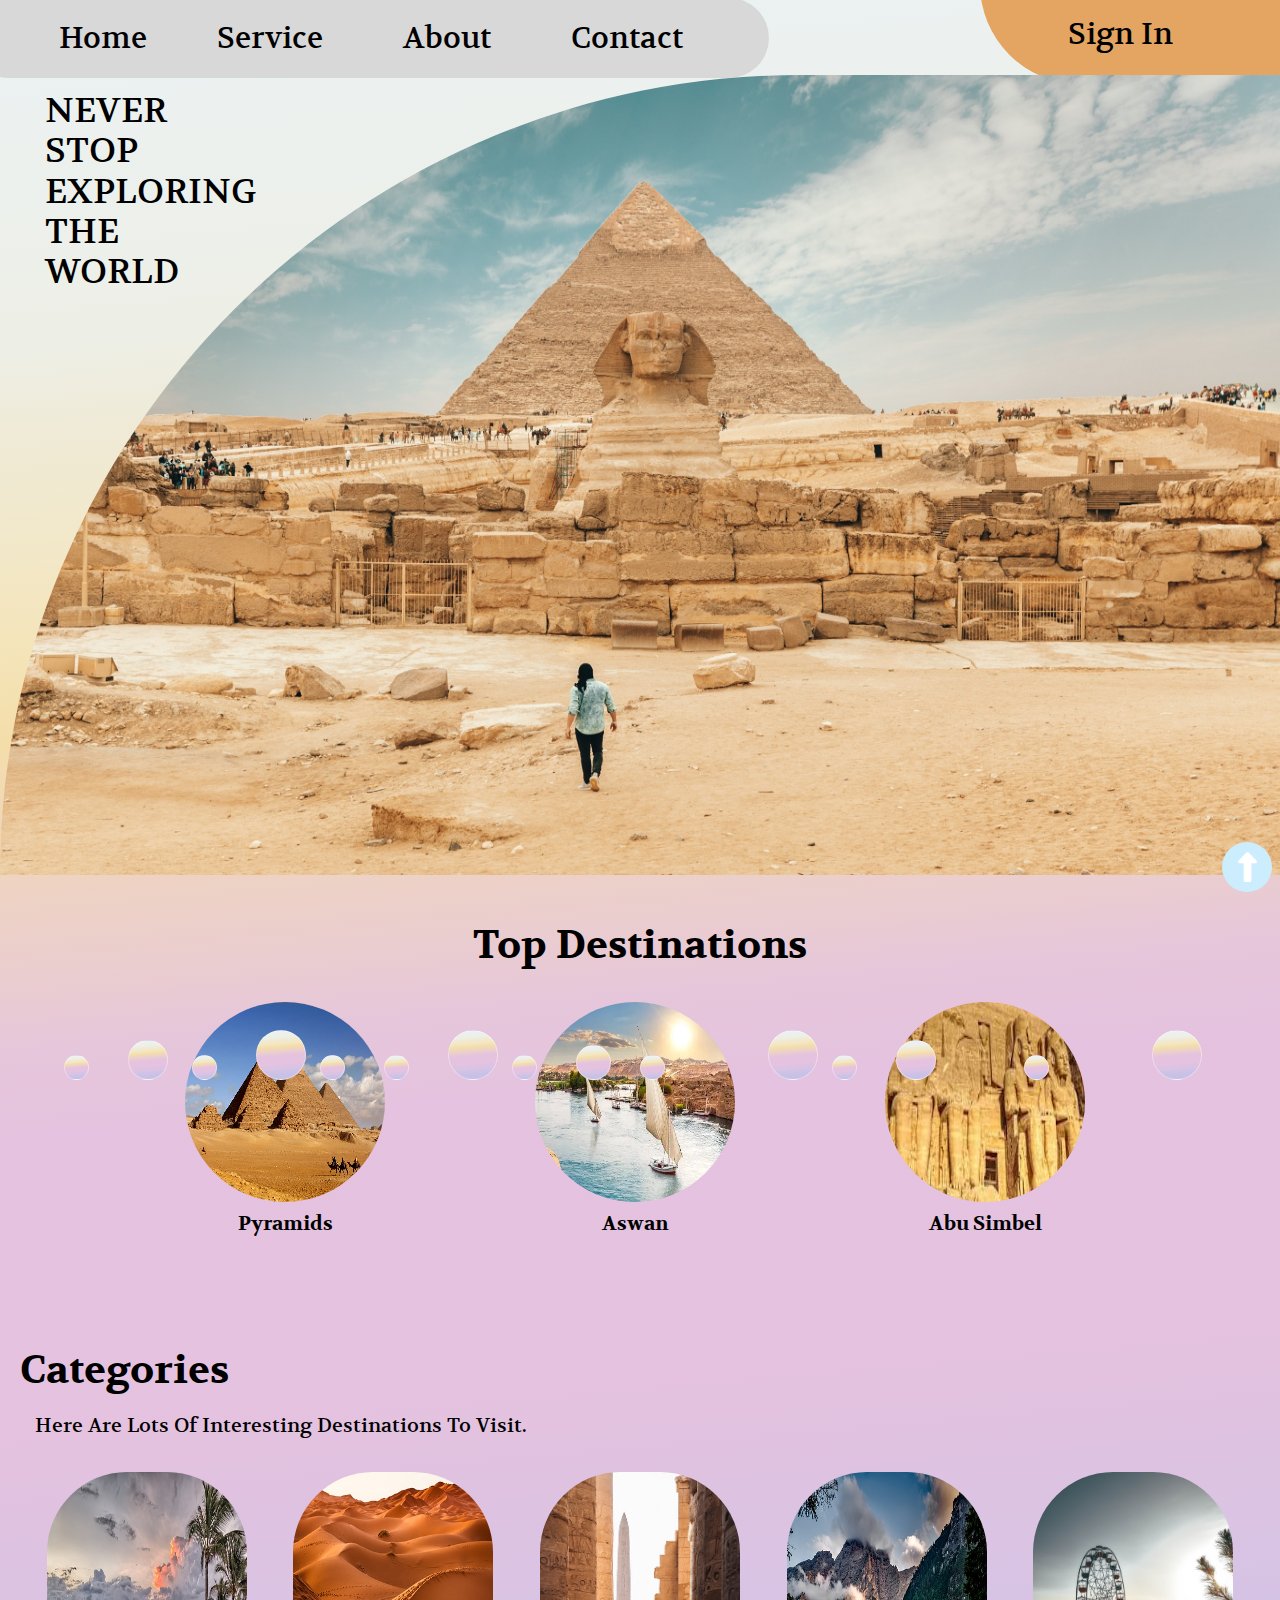
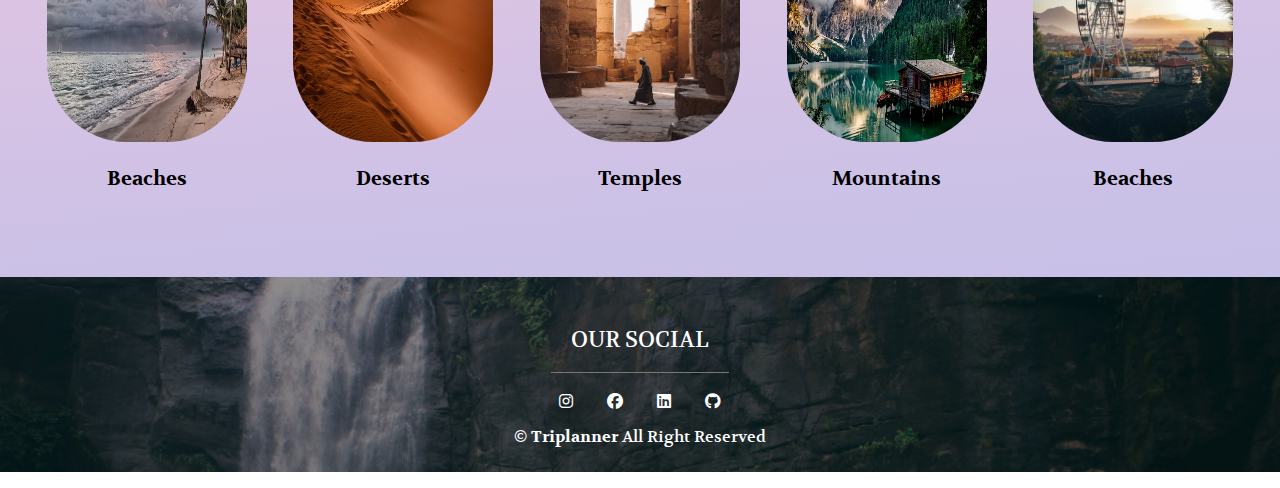
<file: index.html>
<!-- Home Page -->
<!DOCTYPE html>
<html lang="en">
<head>
    <meta charset="UTF-8">
    <meta http-equiv="X-UA-Compatible" content="IE=edge">
    <meta name="viewport" content="width=device-width, initial-scale=1.0">
    <!-- Main  template css file -->
    <link rel="stylesheet" href="css/Main.css">
    <!-- Animations  template css file -->
    <link rel="stylesheet" href="css/Background_animations.css">
    <!-- render all element normalize -->
    <link rel="stylesheet" href="css/normalize.css">
    <!-- Font Awesome Library -->
    <link rel="stylesheet" href="css/allMin.css">
    <!-- that code cause you can use font awesome -->
    <link rel="stylesheet" href="https://cdnjs.cloudflare.com/ajax/libs/font-awesome/6.2.0/css/all.min.css">
    <!-- font google -->
    <link rel="preconnect" href="https://fonts.googleapis.com">
    <link rel="preconnect" href="https://fonts.gstatic.com" crossorigin>
    <link href="https://fonts.googleapis.com/css2?family=Open+Sans:wght@300;400;500;600;800&family=Volkhov:wght@400;700&display=swap" rel="stylesheet">
    <!-- title of page -->
    <title>Tourist Guide</title>
    <!-- Icon of Page -->
    <link rel="webpage icon" type="png" href="images/WhatsApp Image 2023-12-20 at 19.39.46_b1309ef8.jpg">   
</head>
<body>
    <div class="to-up"> 
        <div><a href="#up" title="go to the top of page"><i class="fa-solid fa-up-long"></i></a> </div>
    </div>
    <div class="bubbles">
		<span></span>
		<span></span>
		<span></span>
		<span></span>
		<span></span>
		<span></span>
		<span></span>
		<span></span>
		<span></span>
		<span></span>
		<span></span>
		<span></span>
		<span></span>
		<span></span>
		<span></span>
</div>
<div class="header">
    <div class="container" id="up">
        <ul >
            <li ><a class="first" href="index.html"> home</a></li>
            <li><a target="_blank" href="service.html">service</a></li>
            <li><a  target="_blank" href="About.html">about</a></li>
            <li><a  href="#contact"> Contact</a></li>
        </ul>
        <span>
            <a target="_blank" href="Registiration.html">sign in</a>
        </span>
    </div>
</div>
<div class="section1">
    
        <p class="text">
            NEVER STOP EXPLORING THE WORLD
        </p>
        <img src="images/IMG-20231127-WA0013.jpg" alt="">
    
</div>
<div class="section2">
    <h2 class="text">
        Top Destinations
    </h2>
    <div class="container">
        <div class="box">
            <img src="images/IMG-20231127-WA0010.jpg" alt="">
            <p>Pyramids</p>
        </div>
        <div class="box">
            <img src="images/IMG-20231127-WA0011.jpg" alt="">
            <p>Aswan</p>
        </div>
        <div class="box">
            <img src="images/IMG-20231127-WA0006.jpg" alt="">
            <p>Abu Simbel</p>
        </div>
    </div>
</div>
<div class="section3">
    <div class="text">
        <h3>Categories</h3>
        <p>Here are lots of interesting destinations to visit.</p>
    </div>
    <div class="content">
        <div class="box">
            <img src="images/IMG-20231127-WA0007.jpg" alt="">
            <p>
                beaches
            </p>
        </div>
        <div class="box">
            <img src="images/IMG-20231127-WA0008.jpg" alt="">
            <p>
                Deserts
            </p>
        </div>
        <div class="box">
            <img src="images/IMG-20231127-WA0005.jpg" alt="">
            <p>
                Temples
            </p>
        </div>
        <div class="box">
            <img src="images/IMG-20231127-WA0009.jpg" alt="">
            <p>
                mountains
            </p>
        </div>
        <div class="box">
            <img src="images/IMG-20231127-WA0012.jpg" alt="">
            <p>
                beaches
            </p>
        </div>
    </div>
</div>
<!-- start footer -->
<footer id="contact">
    <div class="container">
        <p>Our social </p>
        <div class="social-icon">
            <a href="#"><i class="fa-brands fa-instagram"></i></a>
            <a href="#"><i class="fa-brands fa-facebook"></i></a>
            <a href="#" ><i class="fa-brands fa-linkedin"></i></a>
            <a href="#" ><i class="fa-brands fa-github"></i></a>
        </div>
        <p class="copy-right">&copy; <span>Triplanner</span> All Right Reserved</p>
    </div>
  </footer>
  <!-- end footer -->
</body>
</html>
</file>
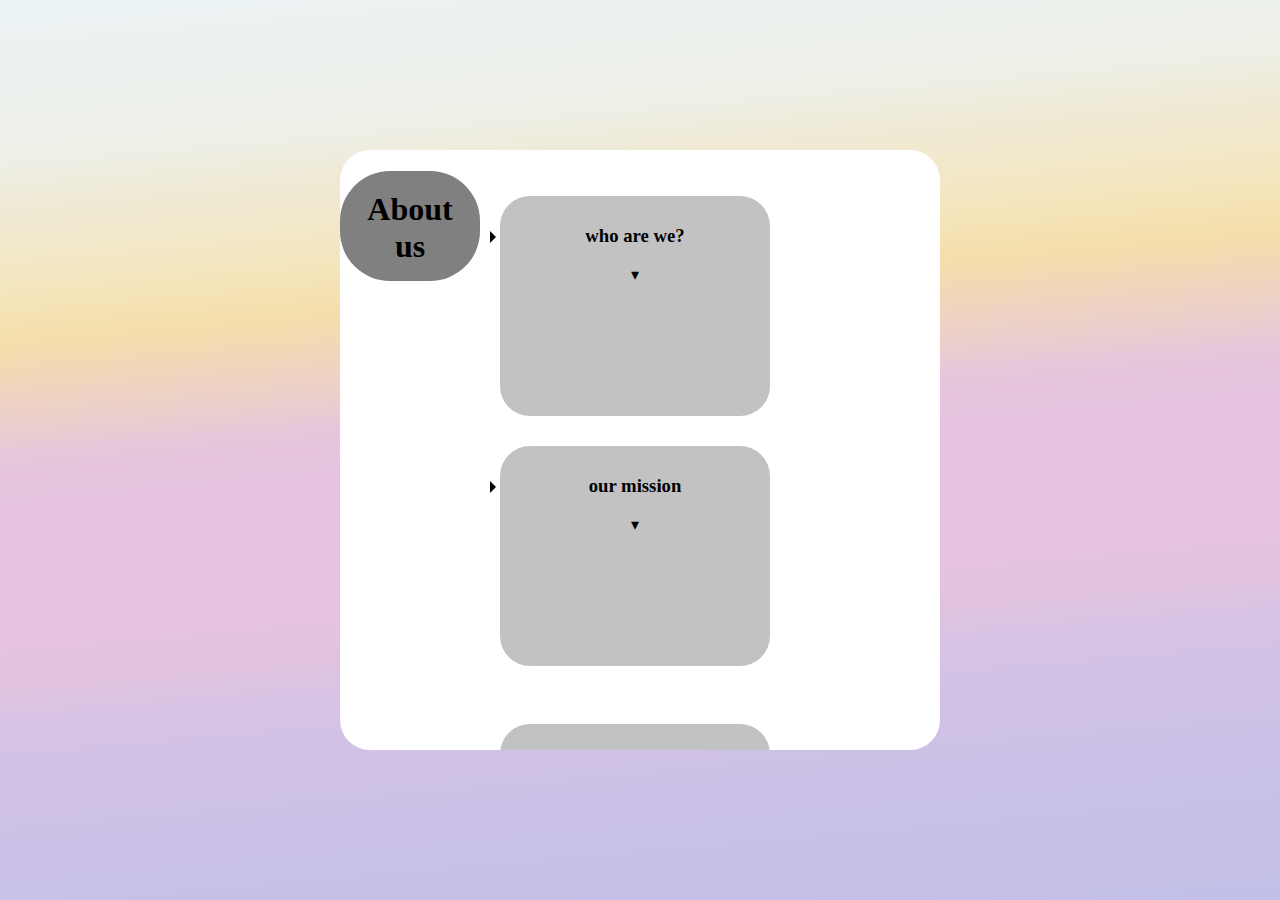
<file: About.html>
<!DOCTYPE html>
<html lang="en">
<head>
    <meta charset="UTF-8">
    <meta name="viewport" content="width=device-width, initial-scale=1.0">
    <link rel="stylesheet" href="css/About.css">
        <!-- Animations  template css file -->
    <link rel="stylesheet" href="css/Background_animations.css">
    <!-- Icon of Page -->
    <link rel="webpage icon" type="png" href="images/WhatsApp Image 2023-12-20 at 19.39.46_b1309ef8.jpg">  
    <title>About Us</title>
</head>
<body>
    <div class="bubbles">
		<span></span>
		<span></span>
		<span></span>
		<span></span>
		<span></span>
		<span></span>
		<span></span>
		<span></span>
		<span></span>
		<span></span>
		<span></span>
		<span></span>
		<span></span>
		<span></span>
		<span></span>
</div>
    <div class="About_us">
        <h1>About us</h1>
        <ul>
            <div class="dropdown">
            <li><h3>who are we?</h3>&#x25BE
                
                <p>We are a CS student that seek to help tourist to get adapt to our country  </p>
            </li
            <br>
            <li><h3>our mission</h3> <span>&#x25BE</span>
                
                <p>It's to get more familiar with more culutres and get used to their language </p>
            </li>
            <br>
            <li><h3>Our vision</h3> <span>&#x25BE</span>
                
                <p>It's to make our country the place that group all nations and cultures </p>
            </li>
            <br>
            
            </div>
            
            
        </ul>
    </div>
</body>
</html>
</file>
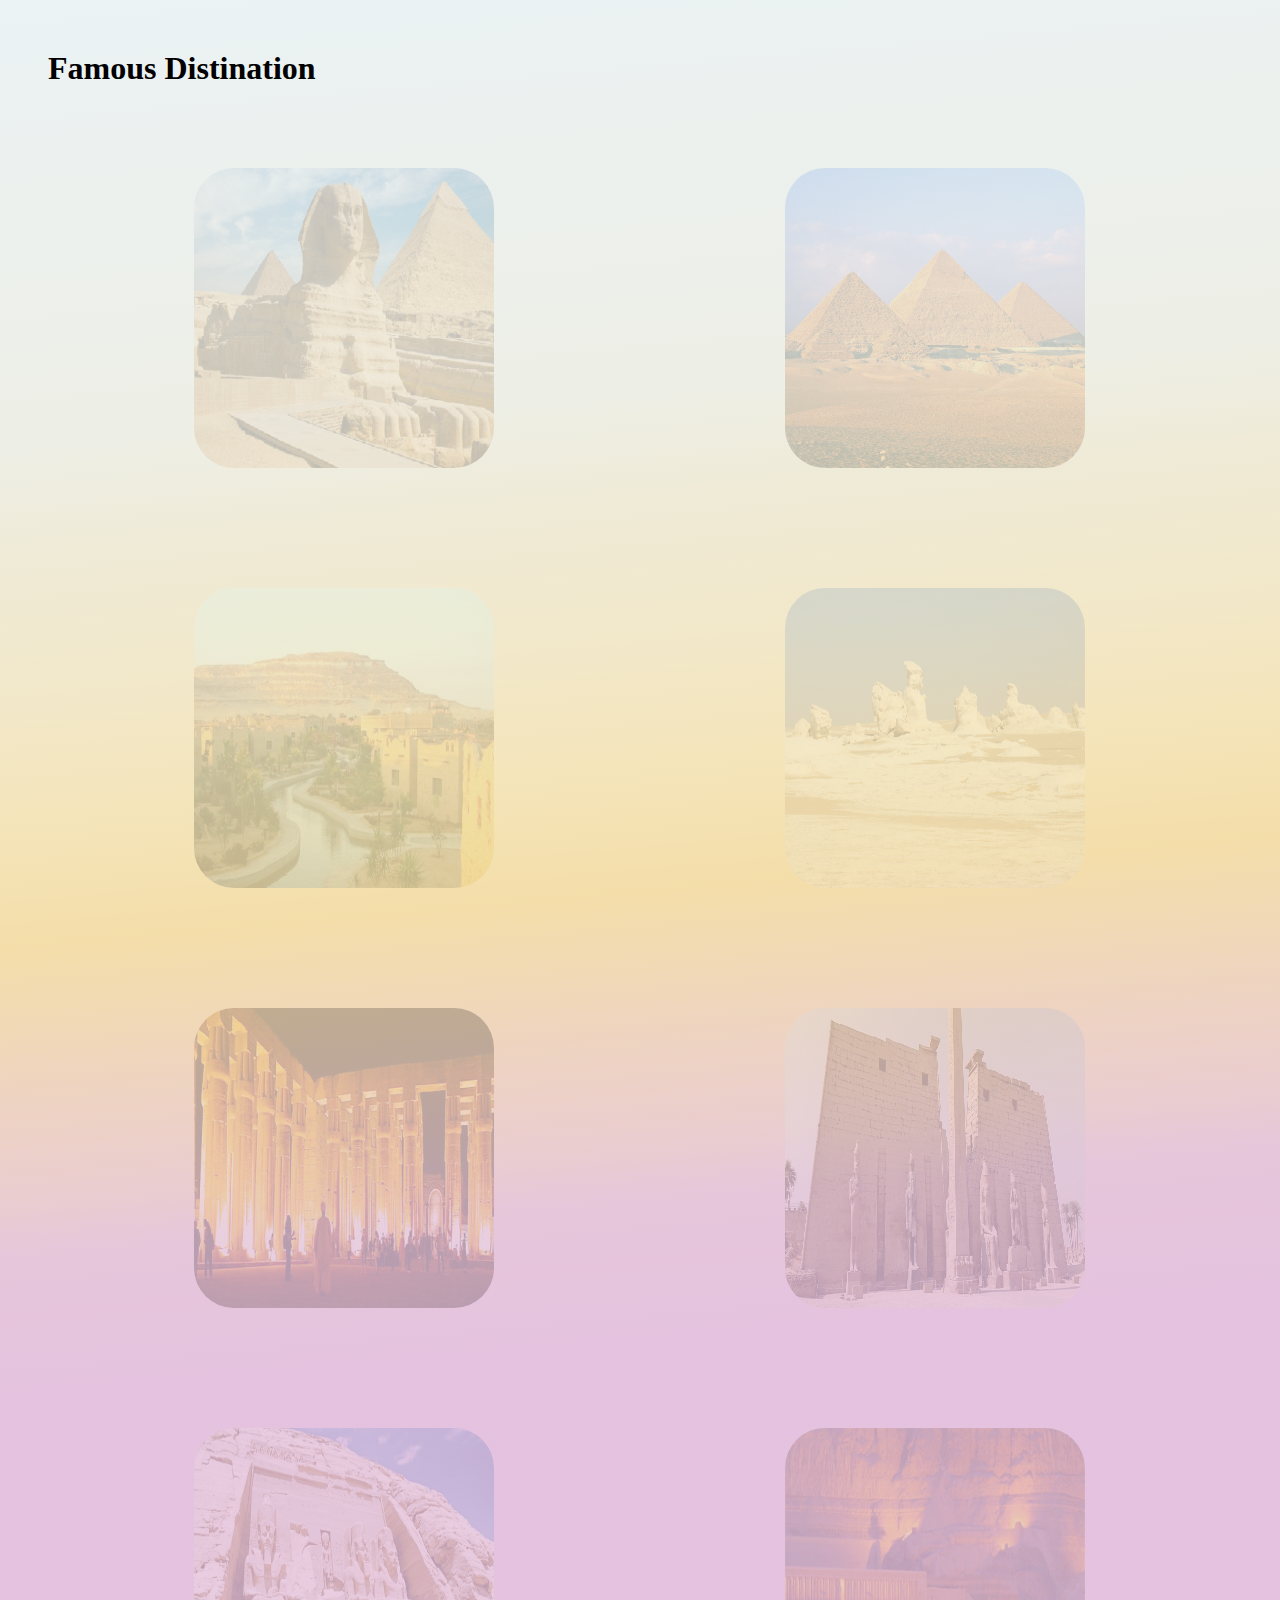
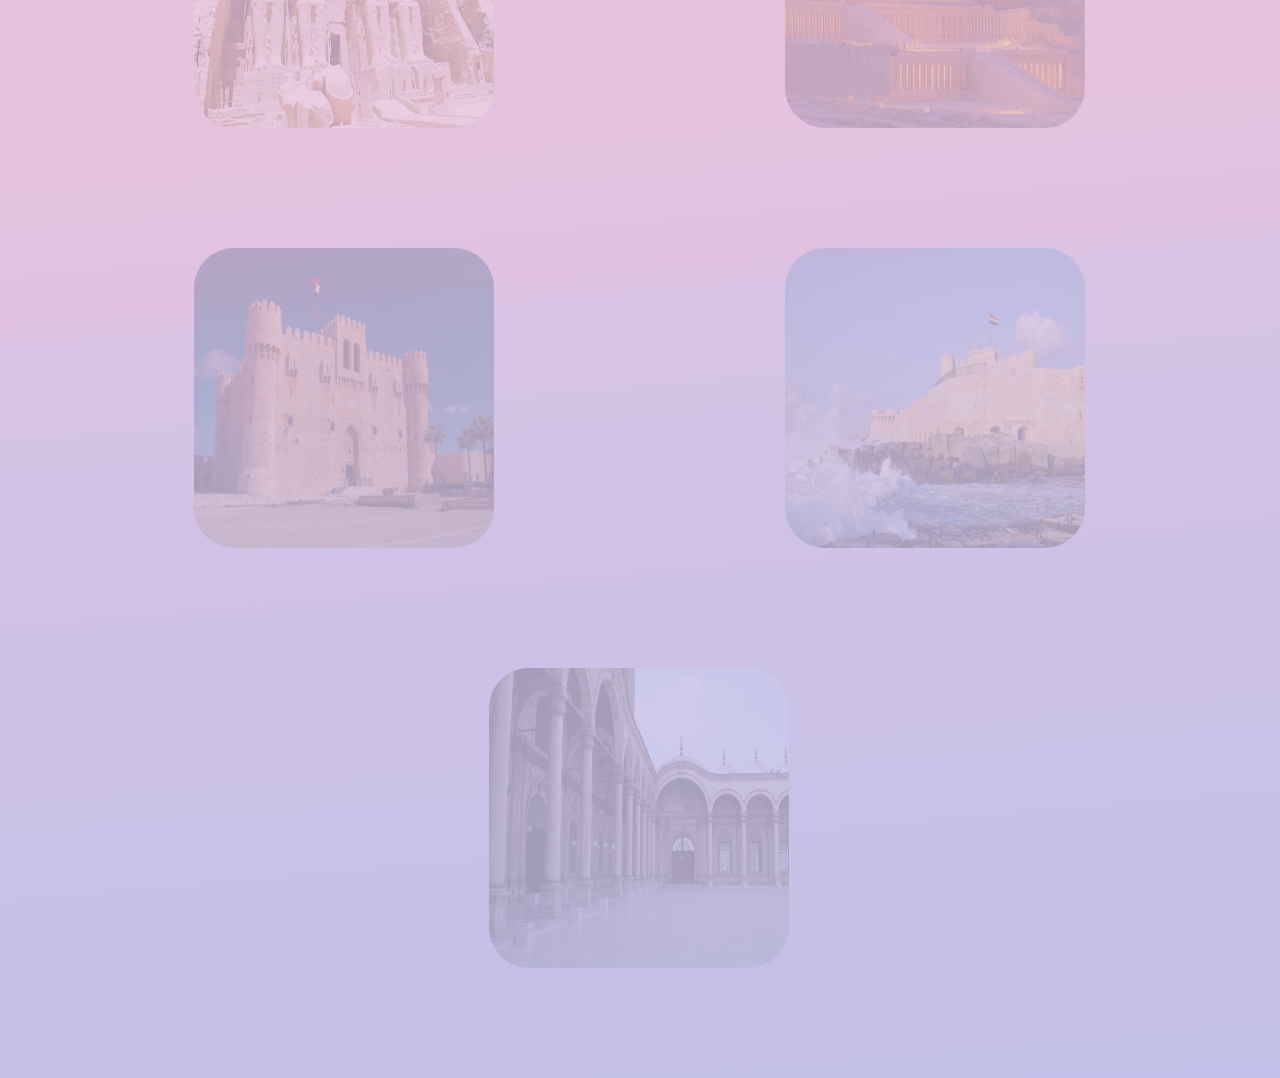
<file: famous destination.html>
<!DOCTYPE html>
<html lang="en">
<head>
    <meta charset="UTF-8">
    <meta name="viewport" content="width=device-width, initial-scale=1.0">
    <title>Select Service </title>
    <link rel="stylesheet" href="css/select_service.css">
</head>
<body>
 
<h1>Famous Distination</h1>
    <div class="flex-container">

        <div class="flex-box">
          <img class="image" src="image/sphinx.jpg">

        </div>
        <div class="flex-box">
            <img class="image" src="image/Pyramids.jpg">
        </div>
        <div class="flex-box">
            <img class="image" src="image/Siwa.jpg">

        </div>
        <div class="flex-box">
            <img class="image" src="image/Farafra Oasis.jpg">
        </div>

        <div class="flex-box">
            <img class="image" src="image/Karnak Temple.jpg">
        </div>

        <div class="flex-box">
            <img class="image" src="image/Luxor temple.jpg">
        </div>

        <div class="flex-box">
            <img class="image" src="image/Abu Simbel Temple.jpg">
        </div>
        <div class="flex-box">
            <img class="image" src="image/Hatshepsut Temple.jpg">
        </div>
        <div class="flex-box">
            <img class="image" src="image/Salah al-den al-ayobi's castle.jpg">
        </div>
        <div class="flex-box">
            <img class="image" src="image/Bey Citadel.jpg">
        </div>
        <div class="flex-box">
            <img class="image" src="image/Mohamed Ali Mosque.jpg">
        </div>
 
 


    </div>
   
    
</body>
</html>
</file>
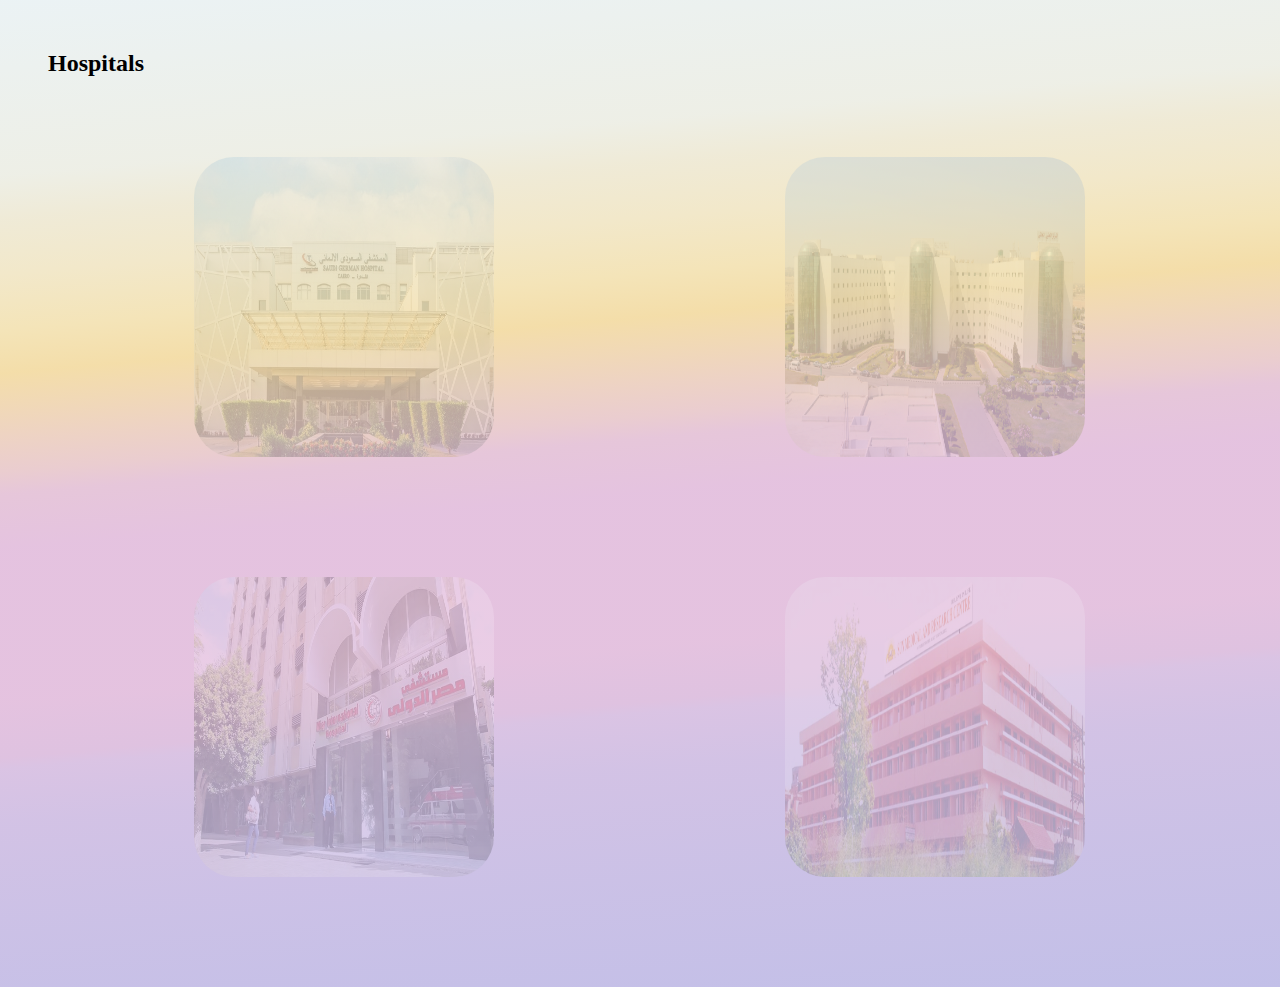
<file: Hospital.html>
<!DOCTYPE html>
<html lang="en">
<head>
    <meta charset="UTF-8">
    <meta name="viewport" content="width=device-width, initial-scale=1.0">
    <title>Select Service</title>
    <link rel="stylesheet" href="css/select_service.css">
</head>
<body>
    <h2>Hospitals</h2>

    <div class="flex-container">

        <div class="flex-box">
          <img class="image" src="image/Saudi German Hospital.jpg">

        </div>
        <div class="flex-box">
            <img class="image" src="image/hospital.jpg">
        </div>
        <div class="flex-box">
            <img class="image" src="image/Misr International Hospital.jpeg">

        </div>

        <div class="flex-box">
            <img class="image" src="image/Sun International Hospital.jpg">

        </div>

    </div>
    
</body>
</html>
</file>
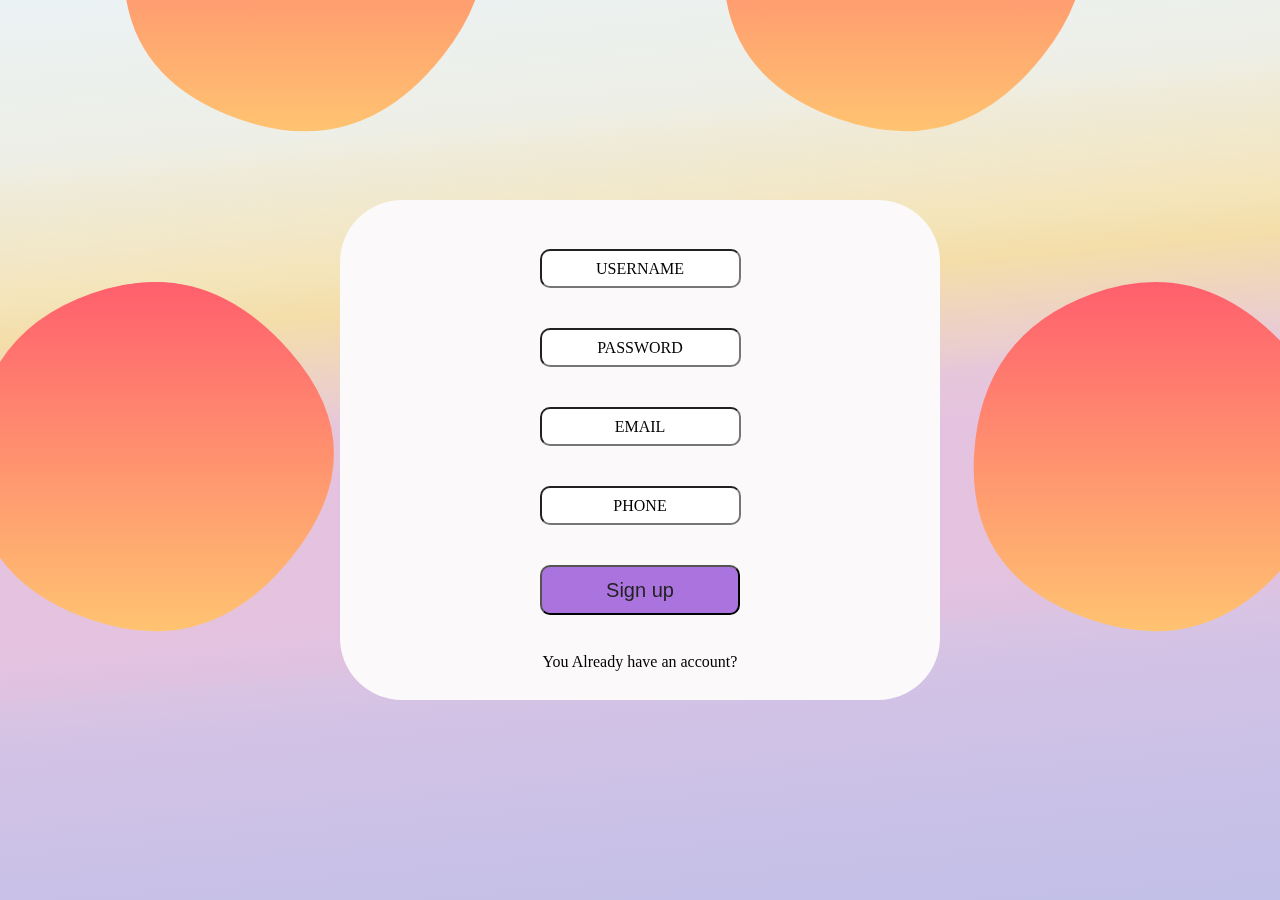
<file: Registiration.html>
<!DOCTYPE html>
<html lang="en">

<head>
    <meta charset="UTF-8">
    <meta name="viewport" content="width=device-width, initial-scale=1.0">
    <link rel="stylesheet" href="css/Registiration_style.css">
    <link rel="stylesheet" href="css/Sing_in.css">
    <!-- Icon of Page -->
    <link rel="webpage icon" type="png" href="images/WhatsApp Image 2023-12-20 at 19.39.46_b1309ef8.jpg">  
    <title>Sign up</title>
</head>

<body>
    <div class="container">
        <div class="box">
            <div class="Sign_up face front">
                <div class="inputs ">
                    <div class="username">
                    <input type="text" id="username" required>
                    <span for="username">Username</span>
                    </div>
                    <div class="password">
                    <input type="password" id="password" required>
                    <span for="password">password</span>
                    </div>
                    <div class="Email">
                    <input type="email" id="email" required>
                    <span for="email">Email</span>
                    </div>
                    <div class="phone">
                    <input type="text" id="phone" required>
                    <span for="phone">phone</span>
                    </div>
                    <button><a class="sign" href="Personal information.html">Sign up</a> </button>
                    <br>
                    <a class="enter" >You Already have an account?</a>
                </div>
            </div>
            <div class="sign_in  face back">
                <h1>Sign in </h1>
                <br>
                <div class="Email">
                    <input type="email" id="email" required>
                    <span for="email">Email</span>
                </div>
                <br>
                <div class="password">
                    <input type="password" id="password" required>
                    <span for="password">password</span>
                </div>
                    <button > <a class="sign" href="Personal information.html">Sign in</a></button>
                    <a class="enter" >You Don't have an account?</a>
            </div>
        </div>
    </div>
    <div class="bubbel1">
        <svg viewBox="0 0 500 500" xmlns="http://www.w3.org/2000/svg" xmlns:xlink="http://www.w3.org/1999/xlink" width="100%" id="blobSvg">
            <defs>
            <linearGradient id="gradient" x1="0%" y1="0%" x2="0%" y2="100%">
                <stop offset="0%" style="stop-color: rgb(255, 95, 109);"></stop>
                <stop offset="100%" style="stop-color: rgb(255, 195, 113);"></stop>
            </linearGradient>
            </defs>
            <path  fill="url(#gradient)">
                <animate attributeName="d"
                dur="20s"
                repeatCount="indefinite"
                values="M407,360.5Q322,471,196.5,425.5Q71,380,86.5,261Q102,142,208.5,96Q315,50,403.5,150Q492,250,407,360.5Z;
                M387,339.5Q308,429,203.5,394.5Q99,360,75,233Q51,106,180.5,86Q310,66,388,158Q466,250,387,339.5Z;
                M400,366Q325,482,216,418Q107,354,88,236.5Q69,119,192,84Q315,49,395,149.5Q475,250,400,366Z;
                M396,351.5Q316,453,184,423.5Q52,394,69,262.5Q86,131,203,82.5Q320,34,398,142Q476,250,396,351.5Z;
                M367.5,334.5Q305,419,190,398Q75,377,91,261.5Q107,146,207.5,108.5Q308,71,369,160.5Q430,250,367.5,334.5Z;
                M400.5,368.5Q327,487,197,435Q67,383,84.5,263Q102,143,208,98Q314,53,394,151.5Q474,250,400.5,368.5Z
                M375.5,348.5Q314,447,202.5,406Q91,365,79.5,241.5Q68,118,195.5,71Q323,24,380,137Q437,250,375.5,348.5Z
                M373,339Q308,428,199,397Q90,366,93,252Q96,138,202.5,103Q309,68,373.5,159Q438,250,373,339Z;
                M405,349Q314,448,187,418Q60,388,76,261.5Q92,135,204,90.5Q316,46,406,148Q496,250,405,349Z;"
                > 
                </animate>
            </path>
        </svg>
    </div>
    <div class="bubbel2">
        <svg viewBox="0 0 500 500" xmlns="http://www.w3.org/2000/svg" xmlns:xlink="http://www.w3.org/1999/xlink" width="100%" id="blobSvg">
            <defs>
            <linearGradient id="gradient" x1="0%" y1="0%" x2="0%" y2="100%">
                <stop offset="0%" style="stop-color: rgb(255, 95, 109);"></stop>
                <stop offset="100%" style="stop-color: rgb(255, 195, 113);"></stop>
            </linearGradient>
            </defs>
            <path  fill="url(#gradient)">
                <animate attributeName="d"
                dur="20s"
                repeatCount="indefinite"
                values="M407,360.5Q322,471,196.5,425.5Q71,380,86.5,261Q102,142,208.5,96Q315,50,403.5,150Q492,250,407,360.5Z;
                M387,339.5Q308,429,203.5,394.5Q99,360,75,233Q51,106,180.5,86Q310,66,388,158Q466,250,387,339.5Z;
                M400,366Q325,482,216,418Q107,354,88,236.5Q69,119,192,84Q315,49,395,149.5Q475,250,400,366Z;
                M396,351.5Q316,453,184,423.5Q52,394,69,262.5Q86,131,203,82.5Q320,34,398,142Q476,250,396,351.5Z;
                M367.5,334.5Q305,419,190,398Q75,377,91,261.5Q107,146,207.5,108.5Q308,71,369,160.5Q430,250,367.5,334.5Z;
                M400.5,368.5Q327,487,197,435Q67,383,84.5,263Q102,143,208,98Q314,53,394,151.5Q474,250,400.5,368.5Z
                M375.5,348.5Q314,447,202.5,406Q91,365,79.5,241.5Q68,118,195.5,71Q323,24,380,137Q437,250,375.5,348.5Z
                M373,339Q308,428,199,397Q90,366,93,252Q96,138,202.5,103Q309,68,373.5,159Q438,250,373,339Z;
                M405,349Q314,448,187,418Q60,388,76,261.5Q92,135,204,90.5Q316,46,406,148Q496,250,405,349Z;"
                > 
                </animate>
            </path>
        </svg>
    </div>
    <div class="bubbel3">
        <svg viewBox="0 0 500 500" xmlns="http://www.w3.org/2000/svg" xmlns:xlink="http://www.w3.org/1999/xlink" width="100%" id="blobSvg">
            <defs>
            <linearGradient id="gradient" x1="0%" y1="0%" x2="0%" y2="100%">
                <stop offset="0%" style="stop-color: rgb(255, 95, 109);"></stop>
                <stop offset="100%" style="stop-color: rgb(255, 195, 113);"></stop>
            </linearGradient>
            </defs>
            <path  fill="url(#gradient)">
                <animate attributeName="d"
                dur="20s"
                repeatCount="indefinite"
                values="M407,360.5Q322,471,196.5,425.5Q71,380,86.5,261Q102,142,208.5,96Q315,50,403.5,150Q492,250,407,360.5Z;
                M387,339.5Q308,429,203.5,394.5Q99,360,75,233Q51,106,180.5,86Q310,66,388,158Q466,250,387,339.5Z;
                M400,366Q325,482,216,418Q107,354,88,236.5Q69,119,192,84Q315,49,395,149.5Q475,250,400,366Z;
                M396,351.5Q316,453,184,423.5Q52,394,69,262.5Q86,131,203,82.5Q320,34,398,142Q476,250,396,351.5Z;
                M367.5,334.5Q305,419,190,398Q75,377,91,261.5Q107,146,207.5,108.5Q308,71,369,160.5Q430,250,367.5,334.5Z;
                M400.5,368.5Q327,487,197,435Q67,383,84.5,263Q102,143,208,98Q314,53,394,151.5Q474,250,400.5,368.5Z
                M375.5,348.5Q314,447,202.5,406Q91,365,79.5,241.5Q68,118,195.5,71Q323,24,380,137Q437,250,375.5,348.5Z
                M373,339Q308,428,199,397Q90,366,93,252Q96,138,202.5,103Q309,68,373.5,159Q438,250,373,339Z;
                M405,349Q314,448,187,418Q60,388,76,261.5Q92,135,204,90.5Q316,46,406,148Q496,250,405,349Z;"
                > 
                </animate>
            </path>
        </svg>
    </div>
    <div class="bubbel4">
        <svg viewBox="0 0 500 500" xmlns="http://www.w3.org/2000/svg" xmlns:xlink="http://www.w3.org/1999/xlink" width="100%" id="blobSvg">
            <defs>
            <linearGradient id="gradient" x1="0%" y1="0%" x2="0%" y2="100%">
                <stop offset="0%" style="stop-color: rgb(255, 95, 109);"></stop>
                <stop offset="100%" style="stop-color: rgb(255, 195, 113);"></stop>
            </linearGradient>
            </defs>
            <path  fill="url(#gradient)">
                <animate attributeName="d"
                dur="20s"
                repeatCount="indefinite"
                values="M407,360.5Q322,471,196.5,425.5Q71,380,86.5,261Q102,142,208.5,96Q315,50,403.5,150Q492,250,407,360.5Z;
                M387,339.5Q308,429,203.5,394.5Q99,360,75,233Q51,106,180.5,86Q310,66,388,158Q466,250,387,339.5Z;
                M400,366Q325,482,216,418Q107,354,88,236.5Q69,119,192,84Q315,49,395,149.5Q475,250,400,366Z;
                M396,351.5Q316,453,184,423.5Q52,394,69,262.5Q86,131,203,82.5Q320,34,398,142Q476,250,396,351.5Z;
                M367.5,334.5Q305,419,190,398Q75,377,91,261.5Q107,146,207.5,108.5Q308,71,369,160.5Q430,250,367.5,334.5Z;
                M400.5,368.5Q327,487,197,435Q67,383,84.5,263Q102,143,208,98Q314,53,394,151.5Q474,250,400.5,368.5Z
                M375.5,348.5Q314,447,202.5,406Q91,365,79.5,241.5Q68,118,195.5,71Q323,24,380,137Q437,250,375.5,348.5Z
                M373,339Q308,428,199,397Q90,366,93,252Q96,138,202.5,103Q309,68,373.5,159Q438,250,373,339Z;
                M405,349Q314,448,187,418Q60,388,76,261.5Q92,135,204,90.5Q316,46,406,148Q496,250,405,349Z;"
                > 
                </animate>
            </path>
        </svg>
    </div>
    <div class="bubbel5">
        <svg viewBox="0 0 500 500" xmlns="http://www.w3.org/2000/svg" xmlns:xlink="http://www.w3.org/1999/xlink" width="100%" id="blobSvg">
            <defs>
            <linearGradient id="gradient" x1="0%" y1="0%" x2="0%" y2="100%">
                <stop offset="0%" style="stop-color: rgb(255, 95, 109);"></stop>
                <stop offset="100%" style="stop-color: rgb(255, 195, 113);"></stop>
            </linearGradient>
            </defs>
            <path  fill="url(#gradient)">
                <animate attributeName="d"
                dur="20s"
                repeatCount="indefinite"
                values="M407,360.5Q322,471,196.5,425.5Q71,380,86.5,261Q102,142,208.5,96Q315,50,403.5,150Q492,250,407,360.5Z;
                M387,339.5Q308,429,203.5,394.5Q99,360,75,233Q51,106,180.5,86Q310,66,388,158Q466,250,387,339.5Z;
                M400,366Q325,482,216,418Q107,354,88,236.5Q69,119,192,84Q315,49,395,149.5Q475,250,400,366Z;
                M396,351.5Q316,453,184,423.5Q52,394,69,262.5Q86,131,203,82.5Q320,34,398,142Q476,250,396,351.5Z;
                M367.5,334.5Q305,419,190,398Q75,377,91,261.5Q107,146,207.5,108.5Q308,71,369,160.5Q430,250,367.5,334.5Z;
                M400.5,368.5Q327,487,197,435Q67,383,84.5,263Q102,143,208,98Q314,53,394,151.5Q474,250,400.5,368.5Z
                M375.5,348.5Q314,447,202.5,406Q91,365,79.5,241.5Q68,118,195.5,71Q323,24,380,137Q437,250,375.5,348.5Z
                M373,339Q308,428,199,397Q90,366,93,252Q96,138,202.5,103Q309,68,373.5,159Q438,250,373,339Z;
                M405,349Q314,448,187,418Q60,388,76,261.5Q92,135,204,90.5Q316,46,406,148Q496,250,405,349Z;
                M391.5,343.5Q311,437,180.5,416Q50,395,66.5,262Q83,129,194,104.5Q305,80,388.5,165Q472,250,391.5,343.5Z;"
                > 
                </animate>
            </path>
        </svg>
    </div>
    <script src="JavaScript/main.js"></script>
</body>

</html>
</file>
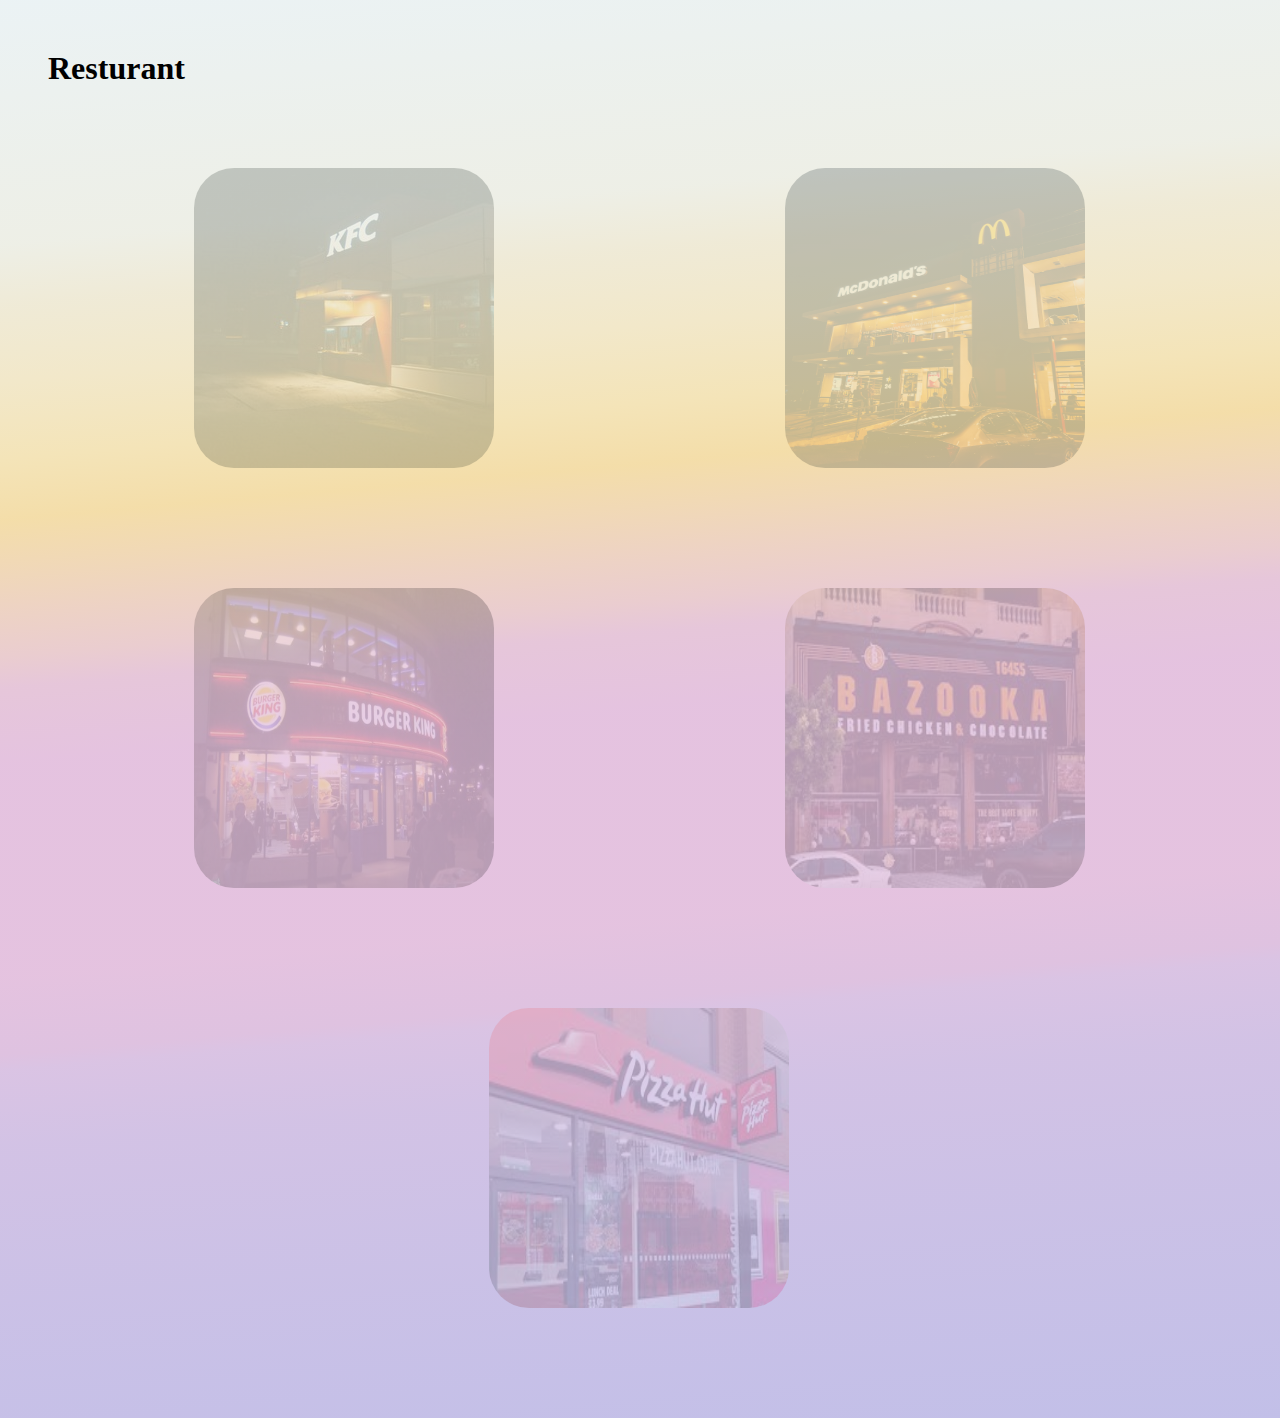
<file: Restaurants.html>
<!DOCTYPE html>
<html lang="en">
<head>
    <meta charset="UTF-8">
    <meta name="viewport" content="width=device-width, initial-scale=1.0">
    <title>Select Service </title>
    <link rel="stylesheet" href="css/select_service.css">
</head>
<body>
   <h1>Resturant</h1>

    <div class="flex-container">

        <div class="flex-box">
          <img class="image" src="image/pexels-erik-mclean-9195090.jpg">

        </div>
        <div class="flex-box">
            <img class="image" src="image/mac.jpg">
        </div>
        <div class="flex-box">
            <img class="image" src="image/burger-king.jpg">

        </div>
        <div class="flex-box">
            <img class="image" src="image/Bazooka.jpeg">
        </div>

        <div class="flex-box">
            <img class="image" src="image/Pizza- Hut.jpeg">
        </div>




    </div>
   
    
</body>
</html>
</file>
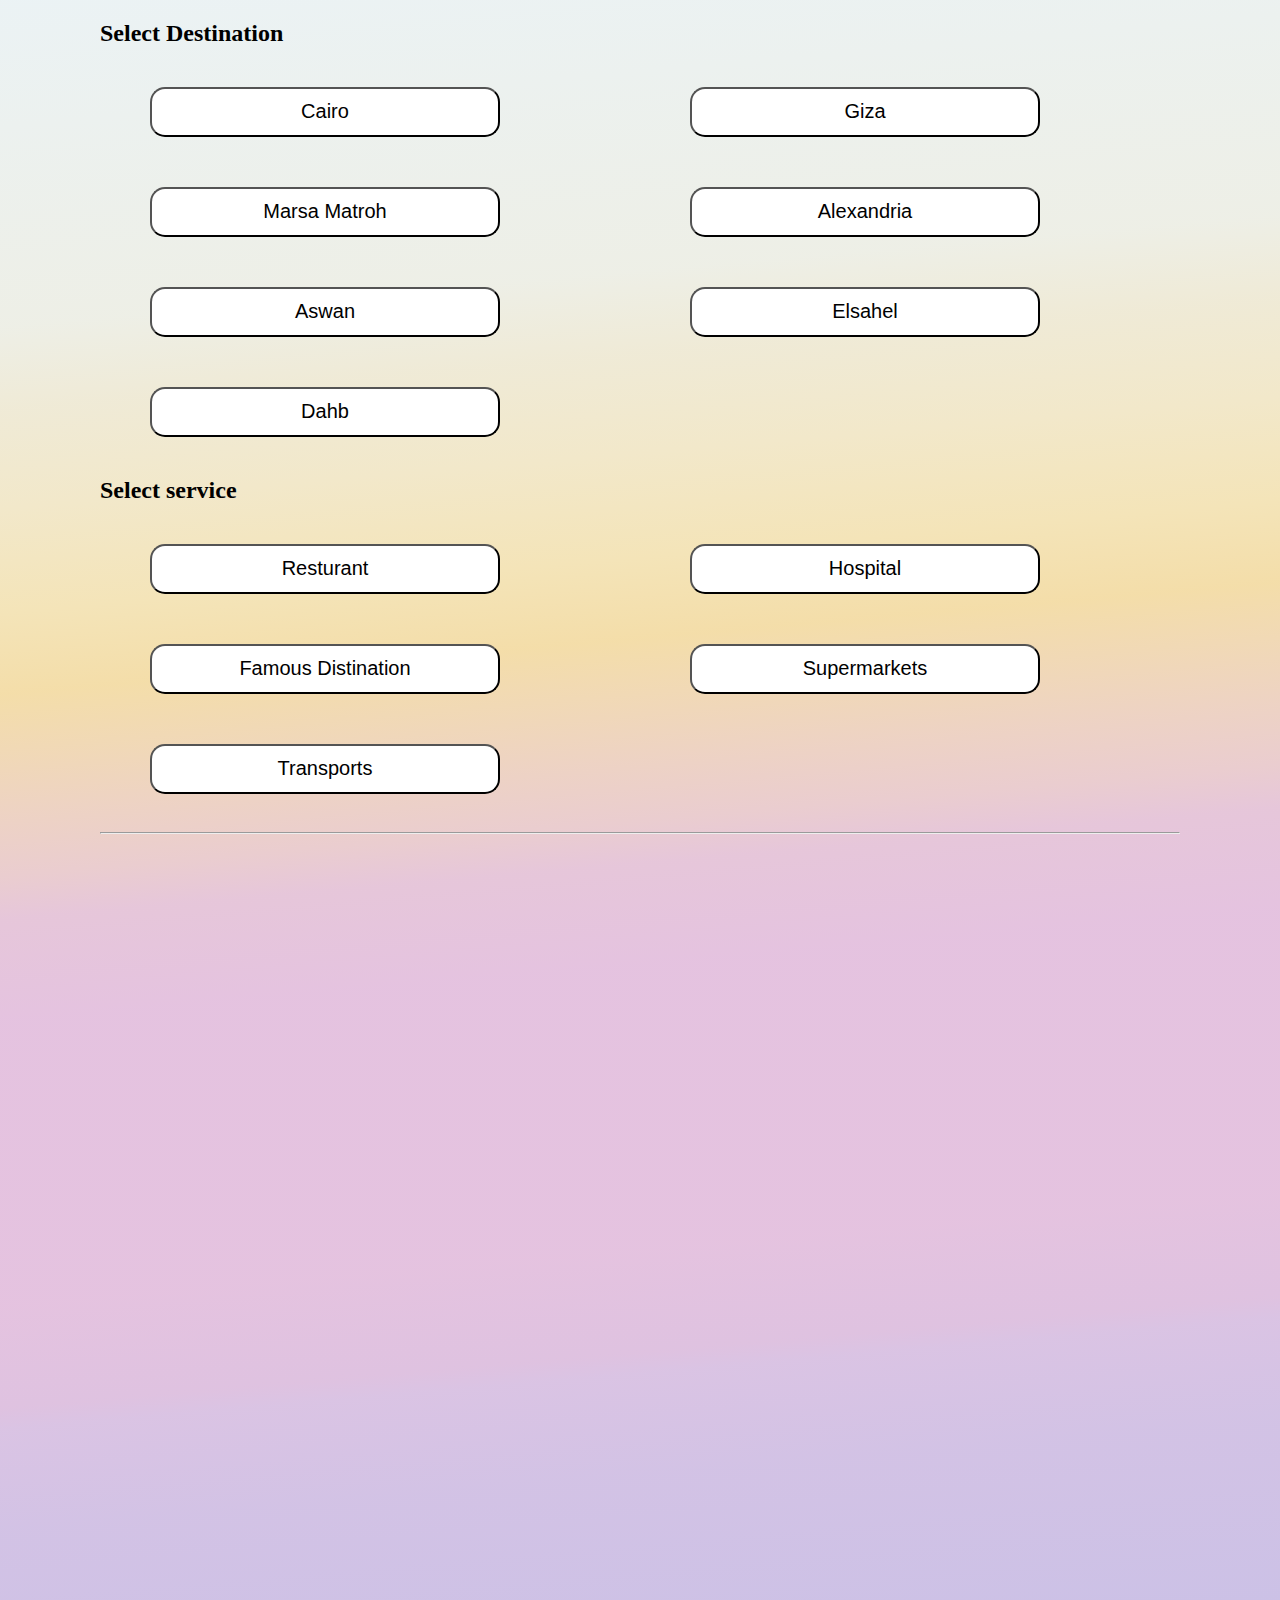
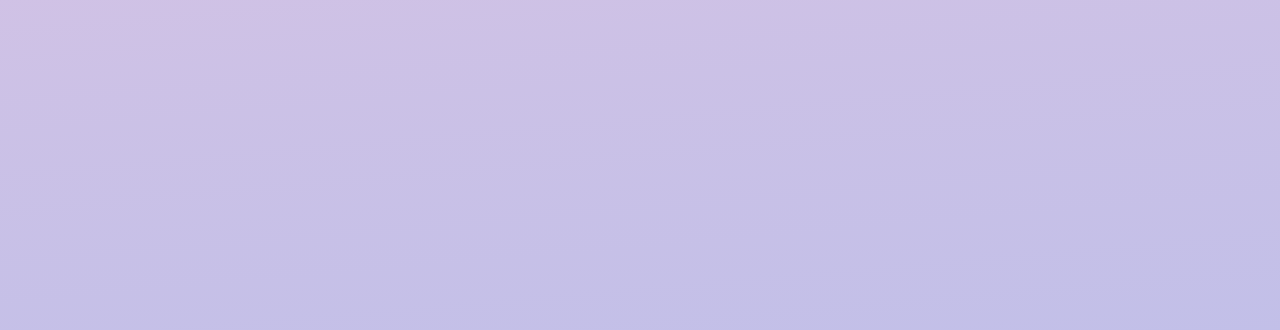
<file: service.html>
<!DOCTYPE html>
<html lang="en">
<head>
    <meta charset="UTF-8">
    <meta name="viewport" content="width=device-width, initial-scale=1.0">
    <link rel="stylesheet" href="css/ser.css">
    <title>Servics</title>
    <!-- Icon of Page -->
    <link rel="webpage icon" type="png" href="images/WhatsApp Image 2023-12-20 at 19.39.46_b1309ef8.jpg">  
</head>
<body>

    
    <!-- <input class="budget"  type="text" name="budget" placeholder="Enter your budget"> -->
    
    
    <h2>Select Destination</h2>
    
    <div class="Destination">
    <input type="button" value="Cairo">
    <input type="button" value="Giza">
    <input type="button" value="Marsa Matroh">
    <input type="button" value="Alexandria">
    <input type="button" value="Aswan">
    <input type="button" value="Elsahel">
    <input type="button" value="Dahb">
    </div>


    <h2>Select service</h2>
    
    <div class="service">
        <button class="Resturant_button" data-src="Restaurants.html">Resturant</button>
        <button class="Resturant_button" data-src="Hospital.html">Hospital</button>
        <button class="Resturant_button" data-src="famous destination.html">Famous Distination</button>
        
        <button class="Resturant_button" data-src="supermarkets.html">Supermarkets</button>
        <button class="Resturant_button" data-src="transports.html">Transports</button>
        
    </div>

    
    <hr>

    
    <iframe id="myframe" width="100%" height="100%" scrolling="yes" frameborder="0" src=""></iframe>
    
    

    </iframe>
    
    <script>
        var buttons=document.querySelectorAll(".Resturant_button");
        var iframe=document.getElementById("myframe");
        buttons.forEach(function(button){
            button.addEventListener("click",function(){
                var src= this.getAttribute("data-src");
                iframe.src=src;
            })
        })
    </script>

</body>
</html>
</file>
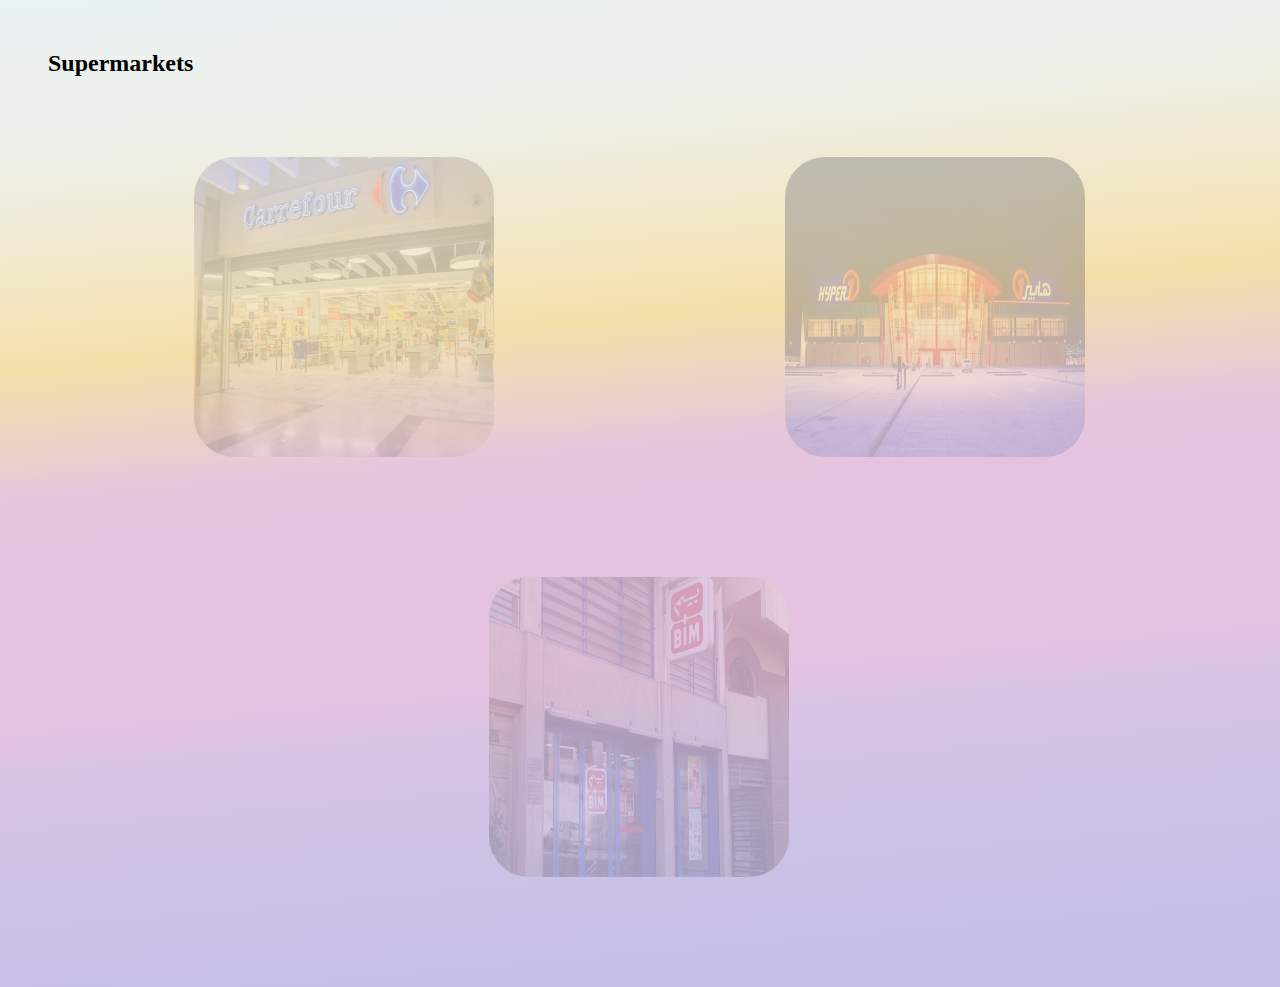
<file: supermarkets.html>
<!DOCTYPE html>
<html lang="en">
<head>
    <meta charset="UTF-8">
    <meta name="viewport" content="width=device-width, initial-scale=1.0">
    <title>Select Service</title>
    <link rel="stylesheet" href="css/select_service.css">
</head>
<body>
    <h2>Supermarkets</h2>

    <div class="flex-container">

        <div class="flex-box">
          <img class="image" src="image/carrefour.jpg">

        </div>
        <div class="flex-box">
            <img class="image" src="image/Hyper one.jpeg">
        </div>
        <div class="flex-box">
            <img class="image" src="image/bim.jpg">

        </div>


    </div>
    
</body>
</html>
</file>
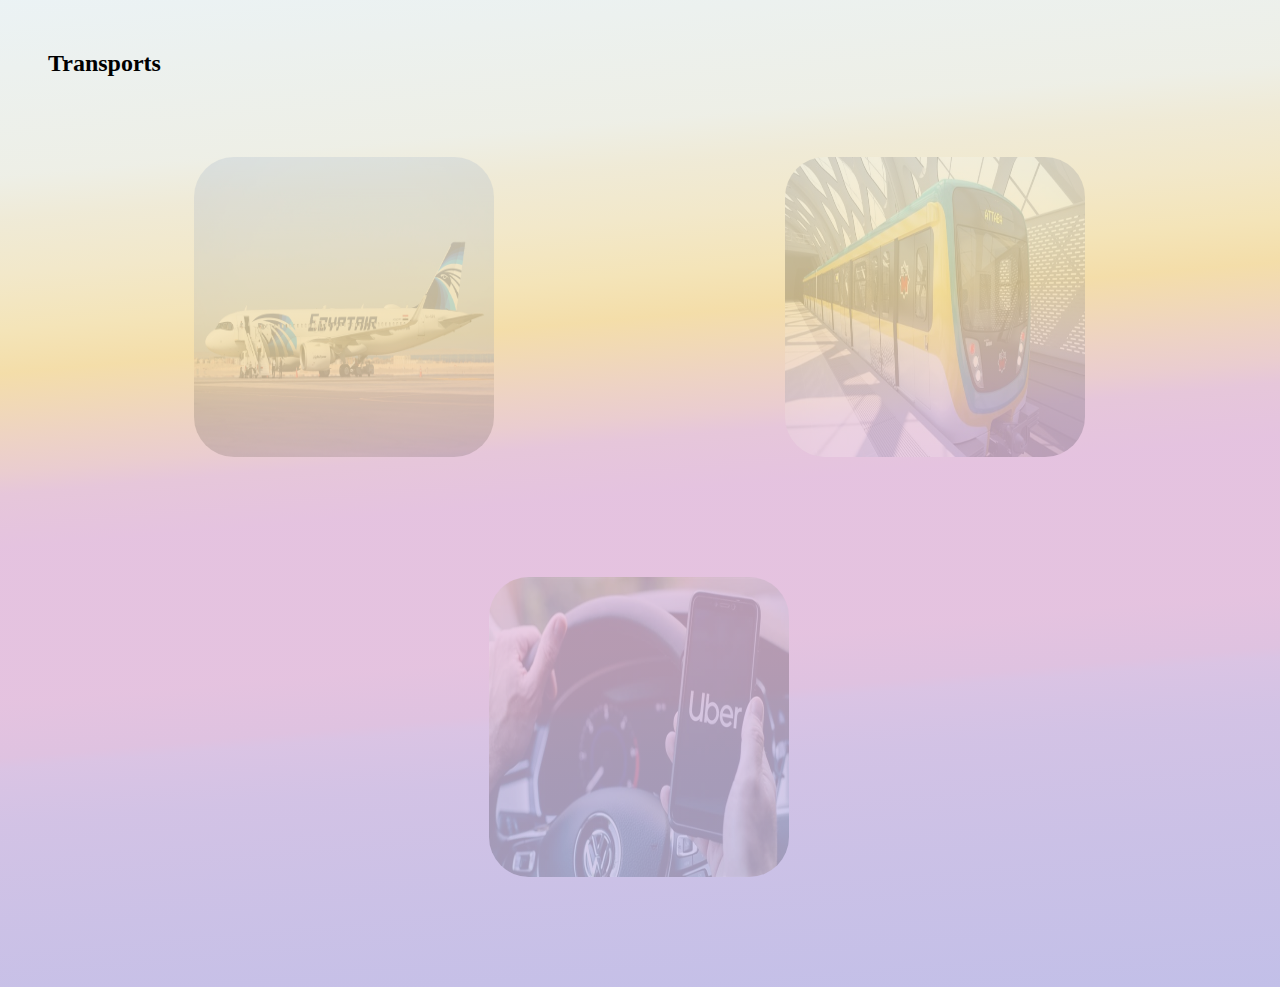
<file: transports.html>
<!DOCTYPE html>
<html lang="en">
<head>
    <meta charset="UTF-8">
    <meta name="viewport" content="width=device-width, initial-scale=1.0">
    <title>Select Service</title>
    <link rel="stylesheet" href="css/select_service.css">
</head>
<body>
    <h2>Transports</h2>

    <div class="flex-container">

        <div class="flex-box">
          <img class="image" src="image/EgyptAir.jpg">

        </div>
        <div class="flex-box">
            <img class="image" src="image/Subway.jpg">
        </div>
        <div class="flex-box">
            <img class="image" src="image/uber.webp">

        </div>


    </div>
    
</body>
</html>
</file>
<file: css/Main.css>
/* Start Global Rules */
*{  
    -webkit-box-sizing: border-box;
    -moz-box-sizing: border-box;
    box-sizing: border-box;
    text-transform: capitalize;
    
}
body{
    position: relative;
    height: auto;
    font-family: 'Open Sans', sans-serif;
    font-family: 'Volkhov', serif;
    background-repeat: no-repeat;
    background-size:cover;
    
    background-image: linear-gradient(
    175deg,
    hsl(193deg 31% 94%) 0%,
    hsl(69deg 21% 92%) 16%,
    hsl(48deg 44% 89%) 20%,
    hsl(45deg 61% 87%) 25%,
    hsl(44deg 73% 84%) 30%,
    hsl(42deg 77% 81%) 34%,
    hsl(35deg 67% 83%) 37%,
    hsl(21deg 54% 85%) 41%,
    hsl(354deg 41% 86%) 45%,
    hsl(323deg 39% 84%) 48%,
    hsl(309deg 39% 83%) 52%,
    hsl(309deg 39% 83%) 55%,
    hsl(309deg 39% 83%) 59%,
    hsl(309deg 39% 83%) 63%,
    hsl(309deg 39% 83%) 66%,
    hsl(297deg 33% 82%) 70%,
    hsl(282deg 37% 83%) 75%,
    hsl(268deg 40% 83%) 80%,
    hsl(256deg 43% 83%) 86%,
    hsl(244deg 47% 83%) 100%
);

}
html{
    scroll-behavior: smooth;
    /* height: 100%; */
}
a{
    text-decoration: none;
}
ul{
    list-style:none ;
}
.container{
    margin-left: auto;
    margin-right: auto;
    padding: 0 15px;
}
/* for responsive page for all devices */
/* Small */
@media (min-width: 768px) {
    .container {
    width: 750px;
    }
}
  /* Medium */
@media (min-width: 992px) {
    .container {
    width: 970px;
    }
}
  /* Large */
@media (min-width: 1200px) {
    .container {
    width: 1170px;
    }
}
/* End Global Rules */
/* start go up */
.to-up a{
    position:fixed;
    z-index: 5;
    bottom: 0;
    right: 0;
    width: 50px;
    height: 50px;
    border-radius: 50%;
    font-size: 30px;
    margin:0 8px 8px 0;
    background-color: #CCEDFE;
    color: white;
    display: flex;
    justify-content: center;
    align-items: center;
    text-transform: uppercase;
    text-decoration: none;
}
/* end go up */
/* Start Header */
.header{
    margin: -16px -26px 88px;
    width: 100%;
    height: 18px;
}
.header .container{
    width: 100%;
    display: flex;
    justify-content: space-between;
    align-items: center;
    position: relative;
}
.header .container ul{
    display: flex;
    position: absolute;
    top: -2px;
    left: -5px;
    align-items: center;
    padding-left: 0;
    width: 800px;
    height: 80px;
    border-radius: 108.5px;
    background-color: rgba(216, 216, 216, 1);
}
.header .container ul li a{
    position: relative;
    margin: 0 40px;
    font-size: 30px;
    font-weight: 400;
    color: rgba(0, 0, 0, 1);
    transition: 0.5s ease-in-out;
}
.header .container li .first{
    margin: 0 30px 0 90px;
}
/* header .container ul li a::before{
    content: "";
    border-width: 10px;
    border-style: solid;
    border-color: transparent transparent transparent rgb(176, 173, 173);
    position: absolute;
    left: -10px;
    top: 10px;
    display: none;
} */
.header .container ul li a:hover{
    display: inline-block;
    padding-bottom: 8px;
    background-color: rgb(176, 173, 173);
    border-radius: 10px;
    border-bottom: 2px solid black;
    box-shadow: 3px 3px 4px 0px rgba(0,0,0,0.34), -3px -3px 4px 0px rgba(0,0,0,0.34);
}
.header .container span {
    display: flex;
    justify-content: center;
    width: 300px;
    height: 100px;
    border-radius: 0 0 0 105px;
    background-color: rgba(228, 165, 98, 1);
    color: black;
    align-items: center;
    position: absolute;
    right: -26px;
    top: 0px;
}
.container span a{
    color: black;
    padding-right: 20px;
    font-size: 30px;
    font-weight: 400;
    transition: 0.5s ease-in-out;
}
.container span a:hover{
    display: inline-block;
    padding-left: 7px;
    background-color: rgba(231, 140, 43, 0.73);
    border-radius: 10px;
    border-bottom: 2px solid black;
    box-shadow:  -3px -3px 4px 0px rgba(231, 140, 43, 0.73);
}
@media (max-width:1024px) {
    .header .container ul{
        max-width: 550px;
    }
    .header .container ul li a,.container span a{
        font-size: 20px;
        margin: 0px 20px ; 
        font-weight: 500;
    }
    .header .container li .first{
        margin: 0 25px 0 80px;
    }
    .header .container span{
        width: 150px;
    }
}
@media (max-width:768px) {
    .header .container ul{
        max-width: 450px;
    }
    .header .container ul li a,.container span a{
        font-size: 17px;
        margin: 0px 15px ; 
        font-weight: 500;
    }
    .header .container li .first{
        margin: 0 25px 0 65px;
    }
    .header .container span{
        width: 150px;
    }
}
@media (max-width:515px) {
    .header .container ul{
        max-width: 350px;
    }
    .header .container ul li a,.container span a{
        font-size: 17px;
        margin: 0px 10px;
        font-weight: 600;
    }
    .header .container li .first{
        margin: 0 15px 0 42px;
    }
    .header .container span {
        width: 110px;
        padding-left: 10px;
    }
}
@media (max-width:400px) {
    .header .container ul{
        max-width: 300px;
    }
    .header .container ul li a,.container span a{
        font-size: 15px;
        margin: 0px 5px;
        font-weight: 600;
    }
    .header .container li .first{
        margin: 0 5px 0 37px;
    }
    .header .container span a{
        width: 100px;
        padding-left: 18px;
    }
    .container span a:hover{
        padding-left: 20px;
        box-shadow: 5px -3px 4px 0px rgba(231, 140, 43, 0.73);
    }
}
/* End Header */
/* Start Section 1 */
.section1{
    width: 100%;
    position: relative;
    height: 800px;
}
.section1 p{
    position: relative;
    width: 50px;
    font-size: 35px;
    font-weight: 400;
    margin-left:45px ;
    animation-name: appear;
    animation-duration: 5s;
    animation-iteration-count: infinite;
    animation-timing-function: linear;
    z-index: 2;
}
@keyframes appear {
    0%{
        display: none;
    }
    5%{
        display: flex;
        opacity: 0;
    }
    10%{
        display: flex;
        opacity: 0.15;
    }
    15%{
        display: flex;
        opacity: 0.2;
    }
    25%{
        display: flex;
        opacity: 0.4;
    }
    50%{
        display: flex;
        opacity: 0.6;
    }
    60%{
        display: flex;
        opacity: 0.7;
    }
    75%{
        display: flex;
        opacity: 0.8;
    }
    90%{
        display: flex;
        opacity: 0.9;
    }
    100%{
        display: flex;
    }
}
.section1 p:hover{
    animation-play-state: paused;
    margin-left: 20px;
}
.section1 img{
    position: absolute;
    top: -15px;
    right: 0;
    width: 100%;
    height: 100%;
    display: inline-block;
    border-radius: 2000px 0 0 0;
    transition: 1s ease-in-out;
}
@media (max-width:515px) {
    .section1 p{
        margin-left: 20px;
        font-size: 25px;
        font-weight: 400;
    }
    .section1 {
        height: 450px;
    }
    .section1 img{
    top: -22px;
    border-radius: 20px;
    
    }
    .section1 img:hover{
        border-radius: 2000px 0 0 0;
        border-bottom: 3px solid black;
    }
}
/* End Section 1 */
/* start Section2 */
.section2{
    width: 100%;
    height: 385px;
    margin: 10px 0;
}
.section2 .text {
    text-align: center;
    font-size: 40px;
    font-weight: 700;
}
.section2 .container{
    
    display: flex;
    flex-wrap: nowrap;
    justify-content: space-evenly;
    align-items: center;
    text-align: center;
}
.section2 .container .box{
    width: 250px;
    height: 250px;
    margin-right: 10px;
    
}
.section2 .container .box img{
    width: 200px;
    height: 200px;
    border-radius: 50%;
}
.section2 .container .box p{
    font-size: 20px;
    font-weight: 600;
    margin-top: 5px;
}
@media (max-width:670px) {
    .section2 .container{
        flex-wrap: wrap;
        margin: 0 75px;
    }
    .section2{
        margin-top: -15px;
        height: 900px;
    }
}
/* end Section2 */
/* start section3 */
.section3{
    width: 100%;
    height: auto;
    margin: 10px 0 55px;
}
.section3 .text{
    margin: 0 0 35px 20px 
}
.section3 .text h3{
    font-size: 40px;
    margin-bottom: 20px;
}
.section3 .text p{
    margin-left: 15px;
    font-size: 20px;
}
.section3 .content{
    display: flex;
    width: 100%;
    flex-wrap: nowrap;
    justify-content: space-evenly;
    align-items: center;
    text-align: center;
}
.section3 .content .box{
    width: 200px;
    height: 350px;
}
.section3 .content .box img{
    width: 200px;
    height: 270px;
    border-radius: 80px;
}
.section3 .content .box p{
    font-size: 20px;
    font-weight: 600;
}
@media (max-width:1024px) {
    .section3 .content{
        flex-wrap: wrap;
    }
}
/* End section3 */
/* Start Footer */
footer{
    padding-top:  10px;
    padding-bottom:  10px;
    background-image: url(../images/pexels-nandhu-kumar-450441.jpg);
    background-size: cover;
    position: relative;
    color: white;
    text-align: center;
}
footer::before{
    content: "";
    position: absolute;
    width: 100%;
    height: 100%;
    left: 0;
    top: 0;
    background-color: rgb(0 0 0 / 40%);
}
footer .container{
    position: relative;
}
footer .project{
    display: flex;
}
footer img{
    margin: 0 0 20px;
    width: 50px;
}

footer p:not(.copy-right){
    text-transform: uppercase;
    padding: 20px;
    border-bottom: 1px solid #777;
    font-size: 22px;
    width: fit-content;
    margin: 20px auto;
}
footer .social-icon a{
    margin: 0 15px;
    color: white;
}
footer .social-icon a:hover{
    color: #8ecbeb;
}
footer .copy-right span{
    font-weight: bold;
    color: white;
}
/* End Footer */
</file>
<file: css/Background_animations.css>
.bubbles span {
	position: fixed;
	border: 1px solid rgb(255, 255, 255 , 0.4);
	bottom: -180px;
	height: 25px;
	width: 25px;
    border-radius: 50%;
	z-index: -1;
	background-image: linear-gradient(
    175deg,
    hsl(193deg 31% 94%) 0%,
    hsl(69deg 21% 92%) 16%,
    hsl(48deg 44% 89%) 20%,
    hsl(45deg 61% 87%) 25%,
    hsl(44deg 73% 84%) 30%,
    hsl(42deg 77% 81%) 34%,
    hsl(35deg 67% 83%) 37%,
    hsl(21deg 54% 85%) 41%,
    hsl(354deg 41% 86%) 45%,
    hsl(323deg 39% 84%) 48%,
    hsl(309deg 39% 83%) 52%,
    hsl(309deg 39% 83%) 55%,
    hsl(309deg 39% 83%) 59%,
    hsl(309deg 39% 83%) 63%,
    hsl(309deg 39% 83%) 66%,
    hsl(297deg 33% 82%) 70%,
    hsl(282deg 37% 83%) 75%,
    hsl(268deg 40% 83%) 80%,
    hsl(256deg 43% 83%) 86%,
    hsl(244deg 47% 83%) 100%
);
	/* box-shadow: 0 0 50px #0072ff, 0 0 100px #0072ff, 0 0 150px #0072ff, 0 0 200px #0072ff; */
	animation: animate 10s linear infinite;
    
}
.bubbles span:nth-child(1) {
	left: 5%;
	animation-delay: 0.6s;
}
.bubbles span:nth-child(2) {
	left: 10%;
	animation-delay: 3s;
	width: 40px;
	height: 40px;
}
.bubbles span:nth-child(3) {
	left: 15%;
	animation-delay: 2s;
}
.bubbles span:nth-child(4) {
	left: 20%;
	animation-delay: 5s;
	width: 50px;
	height: 50px;
}
.bubbles span:nth-child(5) {
	left: 25%;
	animation-delay: 1s;
}
.bubbles span:nth-child(6) {
	left: 30%;
	animation-delay: 7s;
}
.bubbles span:nth-child(7) {
	left: 35%;
	animation-delay: 6s;
	width: 50px;
	height: 50px;
}
.bubbles span:nth-child(8) {
	left: 40%;
	animation-delay: 8s;
}
.bubbles span:nth-child(9) {
	left: 45%;
	animation-delay: 6s;
	width: 35px;
	height: 35px;
}
.bubbles span:nth-child(10) {
	left: 50%;
	animation-delay: 4s;
}
.bubbles span:nth-child(11) {
	left: 60%;
	animation-delay: 6s;
    width: 50px;
	height: 50px;
}
.bubbles span:nth-child(12) {
	left: 65%;
	animation-delay: 1s;
}
.bubbles span:nth-child(13) {
	left: 70%;
	animation-delay: 8s;
    width: 40px;
	height: 40px;
}
.bubbles span:nth-child(14) {
	left: 80%;
	animation-delay: 9s;
}
.bubbles span:nth-child(15) {
	left: 90%;
	animation-delay: 3s;
    width: 50px;
	height: 50px;
}
@keyframes animate {
	0% {
		transform: translateY(0);
		opacity: 1;
	}
	80% {
		opacity: .7;
	}
	100% {
		transform: translateY(-800px) rotate(360deg);
		opacity: 0;
	}
}
</file>
<file: css/About.css>
ul li {
    background-color: hsl(0, 0%, 76%);
    border-radius: 30px;
    padding: 10px;
    margin: 10px;
    margin-top: 30px;
    /* overflow: scroll; */
    height: 200px;
    width: 250px;
    -webkit-border-radius: 30px;
    -moz-border-radius: 30px;
    -ms-border-radius: 30px;
    -o-border-radius: 30px;
    position: relative;

}

ul li::before {
    content: '';
    position: absolute;
    /* width: 10px;
    height: 10px; */
    border: 6px solid;
    border-color: transparent transparent transparent hsl(0, 0%, 1.6%);
    left: -10px;
    top: 35px;

}


li p {
    opacity: 0.0;
    animation-name: appear;
    animation-duration: 5s;
    animation-iteration-count: infinite;
    animation-timing-function: linear;
}

p:hover {
    animation-play-state: paused;

}

@keyframes appear {
    0% {
        display: none;
    }

    5% {
        display: flex;
        opacity: 0;
    }

    10% {
        display: flex;
        opacity: 0.15;
    }

    15% {
        display: flex;
        opacity: 0.2;
    }

    25% {
        display: flex;
        opacity: 0.4;
    }

    50% {
        display: flex;
        opacity: 0.6;
    }

    60% {
        display: flex;
        opacity: 0.7;
    }

    75% {
        display: flex;
        opacity: 0.8;
    }

    90% {
        display: flex;
        opacity: 0.9;
    }

    100% {
        display: flex;
    }
}

ul {
    animation: move 2s forwards;
    -webkit-animation: move 2s forwards;

    list-style-type: none;
}

@keyframes move {
    from {
        opacity: 0.0;
    }

    to {
        opacity: 1.0;
    }

}

hr {
    font-size: 30px;
    margin-top: -39px;
    display: inline-block;
    width: 300px;
}

body {
    background: linear-gradient(175deg,
            hsl(193deg 31% 94%) 0%,
            hsl(69deg 21% 92%) 16%,
            hsl(48deg 44% 89%) 20%,
            hsl(45deg 61% 87%) 25%,
            hsl(44deg 73% 84%) 30%,
            hsl(42deg 77% 81%) 34%,
            hsl(35deg 67% 83%) 37%,
            hsl(21deg 54% 85%) 40%,
            hsl(354deg 41% 86%) 43%,
            hsl(323deg 39% 84%) 45%,
            hsl(309deg 39% 83%) 50%,
            hsl(309deg 39% 83%) 55%,
            hsl(309deg 39% 83%) 57%,
            hsl(309deg 39% 83%) 60%,
            hsl(309deg 39% 83%) 64%,
            hsl(297deg 33% 82%) 69%,
            hsl(282deg 37% 83%) 70%,
            hsl(268deg 40% 83%) 75%,
            hsl(256deg 43% 83%) 85%,
            hsl(244deg 47% 83%) 100%) no-repeat;
    margin: 0;
    width: 100%;
    height: 100vh;
    display: flex;
    justify-content: center;
    align-items: center;
    align-content: center;

}

.dropdown {
    animation: appear 3s 0.1s 1 alternate forwards;
    -webkit-animation: appear 3s 0.1s 1 alternate forwards;
}

@keyframes appear {
    from {

        opacity: 0.0;
    }

    to {
        opacity: 1.0;
    }

}


.About_us {
    margin: 20px auto;
    overflow-y: scroll;
    scroll-behavior: smooth;
    display: grid;
    gap: 10px;
    grid-template-columns: 100px 100px 100px 100px;
    text-align: center;
    background: white;
    width: 600px;
    height: 600px;
    border-radius: 30px;
    -webkit-border-radius: 30px;
    -moz-border-radius: 30px;
    -ms-border-radius: 30px;
    -o-border-radius: 30px;
}

.About_us h1 {
    padding-left: 20px;
    background-color: gray;
    padding: 20px;
    height: 70px;
    width: 100px;
    border-radius: 50px;
    -webkit-border-radius: 50px;
    -moz-border-radius: 50px;
    -ms-border-radius: 50px;
    -o-border-radius: 50px;
}
</file>
<file: css/select_service.css>
body {
      height: auto;
      margin: 50px;
      margin-left: 48px;
      background-image: linear-gradient(175deg,
              hsl(193deg 31% 94%) 0%,
              hsl(69deg 21% 92%) 16%,
              hsl(48deg 44% 89%) 20%,
              hsl(45deg 61% 87%) 25%,
              hsl(44deg 73% 84%) 30%,
              hsl(42deg 77% 81%) 34%,
              hsl(35deg 67% 83%) 37%,
              hsl(21deg 54% 85%) 40%,
              hsl(354deg 41% 86%) 43%,
              hsl(323deg 39% 84%) 45%,
              hsl(309deg 39% 83%) 50%,
              hsl(309deg 39% 83%) 55%,
              hsl(309deg 39% 83%) 57%,
              hsl(309deg 39% 83%) 60%,
              hsl(309deg 39% 83%) 64%,
              hsl(297deg 33% 82%) 69%,
              hsl(282deg 37% 83%) 70%,
              hsl(268deg 40% 83%) 75%,
              hsl(256deg 43% 83%) 85%,
              hsl(244deg 47% 83%) 100%);
      height: auto;
  }



  h2 {
      font-weight: bolder;
  }

  .flex-container {
      width: 100%;
      height: auto;
      display: flex;
      flex-direction: row;
      flex-wrap: wrap;
      justify-content: space-around;
      background-size: cover;
  }

  .flex-box {
      width: 300px;
      height: 300px;
      border-radius: 40px;

      margin: 60px;
      background-size: contain;
      opacity: 0.2;

  }

  .flex-box:hover {
      opacity: 1.0;
  }

  .image {
      border-radius: 40px;
      width: 300px;
      height: 300px;
      opacity: 1.0;
  }

  .image :hover {
      opacity: 1.0;

  }
</file>
<file: css/Registiration_style.css>
* {
  box-sizing: border-box;
  margin: 0;
}
html{
  scroll-behavior: smooth;
}
body {
  width: 100%;
  margin: 0;
  display: flex;
  justify-content: center;
  align-items: center;
  background-image: linear-gradient(175deg,
      hsl(193deg 31% 94%) 0%,
      hsl(69deg 21% 92%) 16%,
      hsl(48deg 44% 89%) 20%,
      hsl(45deg 61% 87%) 25%,
      hsl(44deg 73% 84%) 30%,
      hsl(42deg 77% 81%) 34%,
      hsl(35deg 67% 83%) 37%,
      hsl(21deg 54% 85%) 40%,
      hsl(354deg 41% 86%) 43%,
      hsl(323deg 39% 84%) 45%,
      hsl(309deg 39% 83%) 50%,
      hsl(309deg 39% 83%) 55%,
      hsl(309deg 39% 83%) 57%,
      hsl(309deg 39% 83%) 60%,
      hsl(309deg 39% 83%) 64%,
      hsl(297deg 33% 82%) 69%,
      hsl(282deg 37% 83%) 70%,
      hsl(268deg 40% 83%) 75%,
      hsl(256deg 43% 83%) 85%,
      hsl(244deg 47% 83%) 100%);
  height: 100vh;
}
.container {
  background-color: hsl(0, 20%, 98%);
  height: 500px;
  width: 600px;
  display: flex;
  justify-content: center;
  align-items: center;
  border-radius: 62px;
  perspective: 600px;
}

.box {
  position: relative;
  transform-style: preserve-3d;
  transition: transform 1s;
  transform-origin: right center;
  width: 100%;
  height: 100%;
}

.container.flipped .box {
  transform: translateX(-100%) rotateY(-180deg);
}

.face {
  position: absolute;
  width: 100%;
  height: 100%;
  display: flex;
  flex-direction: column;
  justify-content: center;
  align-items: center;
  backface-visibility: hidden;
}

.front {
  z-index: 2;
}

.back {
  transform: rotateY(-180deg);
  z-index: 1;
}
.Sign_up {
  height: 500px;
  width: 600px;
  display: flex;
  flex-flow: column wrap;
  justify-content: center;
  align-content: center;
  align-items: center;
  border-radius: 62px;
  -webkit-border-radius: 62px;
  -moz-border-radius: 62px;
  -ms-border-radius: 62px;
  -o-border-radius: 62px;
}
.Sign_up div {
  display: flex;
  flex-flow: column wrap;
  justify-content: center;
  align-content: center;
  align-items: center;

}

.inputs {
  position: relative;
  width: 250px;
}

.inputs input {
  margin: 20px;
  padding: 10px;
  border-radius: 10px;
  -webkit-border-radius: 10px;
  -moz-border-radius: 10px;
  -ms-border-radius: 10px;
  -o-border-radius: 10px;
  outline: none;
}

span {
  position: absolute;
  left: 0.1;
  padding: 5px;
  font-size: 1em;
  text-transform: uppercase;
  pointer-events: none;
  transition: 0.5s;
  -webkit-transition: 0.5s;
  -moz-transition: 0.5s;
  -ms-transition: 0.5s;
  -o-transition: 0.5s;
}

.inputs input:valid~span,
.inputs input:focus~span {
  color: #222;
  transform: translateX(-30px) translateY(-19px);
  -webkit-transform: translateX(-30px) translateY(-19px);
  -moz-transform: translateX(-30px) translateY(-19px);
  -ms-transform: translateX(-30px) translateY(-19px);
  -o-transform: translateX(-30px) translateY(-19px);
  padding: 0 10px;
  background-color: white;
  border-left: 1px solid white;
  border-right: 1px solid white;
}

button {
  background-color: hsl(271, 62%, 66%);
  width: 200px;
  height: 50px;
  font-size: 20px;
  font-family: Verdana, Geneva, Tahoma, sans-serif;
  text-align: center;
  border-radius: 10px;
  -webkit-border-radius: 10px;
  -moz-border-radius: 10px;
  -ms-border-radius: 10px;
  -o-border-radius: 10px;
  margin: 20px;
}
.sign{
  text-decoration: none;
  color: #222;
}
.enter {
  text-decoration: none;
  cursor: pointer;
  transition: 0.5s ease-in-out;
}
.enter:hover{
    background-color: #eceaea;
    border: 1px solid;
    border-radius: 5px;
    display: block;
    padding: 10px;
    margin-bottom: 3px;
    font-weight: bold;
}

.bubbel1 {
  position: absolute;
  width: 500px;
  height: 500px;
  display: flex;
  justify-content: flex-start;
  align-items: flex-start;
  margin-right: 1000px;
}

.bubbel2 {
  position: absolute;
  width: 500px;
  height: 500px;
  display: flex;
  justify-content: flex-start;
  align-items: flex-start;
  margin-left: 1000px;
}

.bubbel3 {
  position: absolute;
  width: 500px;
  height: 500px;
  display: flex;
  justify-content: flex-start;
  align-items: flex-start;
  margin-bottom: 1000px;
  margin-left: 500px;

}

.bubbel4 {
  position: absolute;
  width: 500px;
  height: 500px;
  display: flex;
  justify-content: flex-start;
  align-items: flex-start;
  margin-bottom: 1000px;
  margin-right: 700px;

}

.bubbel5 {
  position: absolute;
  width: 500px;
  height: 500px;
  display: flex;
  justify-content: flex-start;
  align-items: flex-start;
  margin-right: 1000px;
}
</file>
<file: css/Sing_in.css>
.sign_in {
    background-color: hsl(0, 20%, 98%);
    height: 500px;
    width: 600px;
    display: flex;
    flex-flow: column wrap;
    justify-content: center;
    align-content: center;
    align-items: center;
    border-radius: 62px;
    -webkit-border-radius: 62px;
    -moz-border-radius: 62px;
    -ms-border-radius: 62px;
    -o-border-radius: 62px;
    flex-wrap: nowrap;
}

.sign_in h1{
    width: 100px;
}
.sign_in div {
    display: flex;
    flex-flow: column wrap;
    justify-content: center;
    align-content: center;
    align-items: center;

}

input {
    margin: 20px;
    padding: 10px;
    border-radius: 10px;
    -webkit-border-radius: 10px;
    -moz-border-radius: 10px;
    -ms-border-radius: 10px;
    -o-border-radius: 10px;
    outline: none;
}

span {
    position: absolute;
    left: 0.1;
    padding: 5px;
    font-size: 1em;
    text-transform: uppercase;
    pointer-events: none;
    transition: 0.5s;
    -webkit-transition: 0.5s;
    -moz-transition: 0.5s;
    -ms-transition: 0.5s;
    -o-transition: 0.5s;
}

input:valid~span,
input:focus~span {
    color: #222;
    transform: translateX(-30px) translateY(-19px);
    -webkit-transform: translateX(-30px) translateY(-19px);
    -moz-transform: translateX(-30px) translateY(-19px);
    -ms-transform: translateX(-30px) translateY(-19px);
    -o-transform: translateX(-30px) translateY(-19px);
    padding: 0 10px;
    background-color: white;
    border-left: 1px solid white;
    border-right: 1px solid white;
}

button {
    background-color: hsl(271, 62%, 66%);
    width: 200px;
    height: 50px;
    font-size: 20px;
    font-family: Verdana, Geneva, Tahoma, sans-serif;
    text-align: center;
    border-radius: 10px;
    -webkit-border-radius: 10px;
    -moz-border-radius: 10px;
    -ms-border-radius: 10px;
    -o-border-radius: 10px;
    margin: 20px;
}
.sign_in a{
    width: 200px;
    padding-left: 9px;
}
</file>
<file: css/ser.css>
body {
    background: linear-gradient(175deg,
            hsl(193deg 31% 94%) 0%,
            hsl(69deg 21% 92%) 16%,
            hsl(48deg 44% 89%) 20%,
            hsl(45deg 61% 87%) 25%,
            hsl(44deg 73% 84%) 30%,
            hsl(42deg 77% 81%) 34%,
            hsl(35deg 67% 83%) 37%,
            hsl(21deg 54% 85%) 40%,
            hsl(354deg 41% 86%) 43%,
            hsl(323deg 39% 84%) 45%,
            hsl(309deg 39% 83%) 50%,
            hsl(309deg 39% 83%) 55%,
            hsl(309deg 39% 83%) 57%,
            hsl(309deg 39% 83%) 60%,
            hsl(309deg 39% 83%) 64%,
            hsl(297deg 33% 82%) 69%,
            hsl(282deg 37% 83%) 70%,
            hsl(268deg 40% 83%) 75%,
            hsl(256deg 43% 83%) 85%,
            hsl(244deg 47% 83%) 100%) no-repeat;
    margin: 20px 100px;
    height: 210vh;
}

div button {

    width: 350px;
    height: 50px;
    background-color: white;
    font-size: 20px;
    margin: 20px 30px 30px 50px;
    padding: 10px;
    border-radius: 15px;

}

div input {

    width: 350px;
    height: 50px;
    background-color: white;
    font-size: 20px;
    margin: 20px 30px 30px 50px;
    padding: 10px;
    border-radius: 15px;

}

div {
    display: grid;
    grid-template-columns: 50% 50%;
}

.budget {
    width: 150px;
    height: 30px;
    background-color: #AD90FF;
    border-radius: 10px;
    display: inline-block;
    position: absolute;
    right: 0px;

}

h2 {
    font-weight: bolder;
}

.service button:focus {
    background-color: #CBC5FD;
}

.service {
    height: 300px;
}

.Destination button:focus {
    background-color: #CBC5FD;
}

.Destination {
    height: 390px;
}

iframe {
    height: 500px;
    border-radius: 30px;
    -webkit-border-radius: 30px;
    -moz-border-radius: 30px;
    -ms-border-radius: 30px;
    -o-border-radius: 30px;
    scroll-behavior: smooth;
}
</file>
